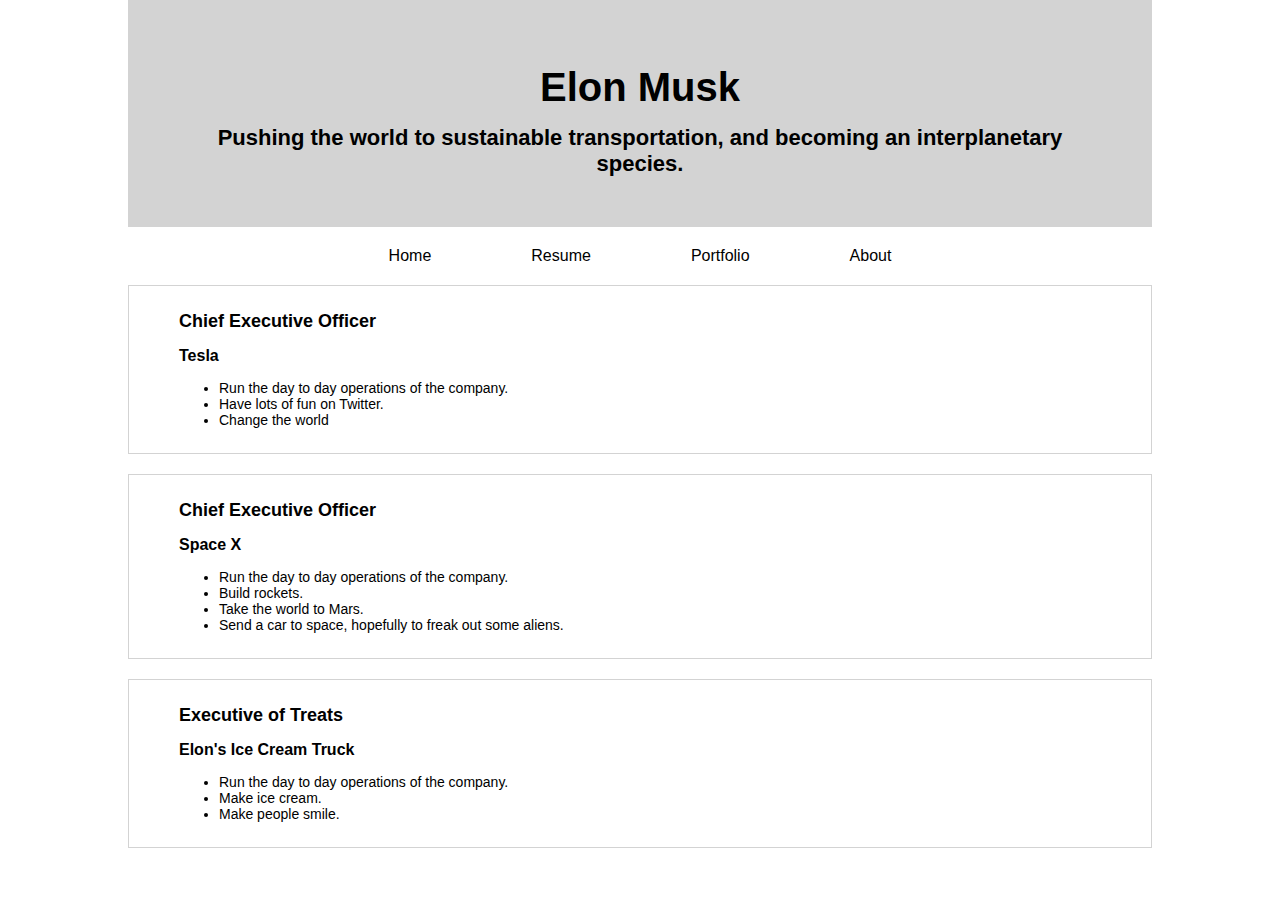
<file: page-2/index.html>
<!DOCTYPE html>
<html lang="en">

<head>
    <meta charset="UTF-8">
    <meta http-equiv="X-UA-Compatible" content="IE=edge">
    <meta name="viewport" content="width=device-width, initial-scale=1.0">
    <!-- CSS Link -->
    <link rel="stylesheet" href="./css/style.css">
    <title>PYP-DAY-01 Page-2</title>
</head>

<body>
    <div class="container">
        <header id="header">
            <h1 class="title">Elon Musk</h1>
            <p class="description">Pushing the world to sustainable transportation, and becoming an interplanetary
                species.
            </p>
        </header>
        <nav id="navbar">
            <ul>
                <li><a href="#home">Home</a></li>
                <li><a href="#resume">Resume</a></li>
                <li><a href="portfolio">Portfolio</a></li>
                <li><a href="about">About</a></li>
            </ul>
        </nav>
        <section>
            <h3 class="position">Chief Executive Officer</h3>
            <h4 class="company">Tesla</h4>
            <ul>
                <li>Run the day to day operations of the company.</li>
                <li>Have lots of fun on Twitter.</li>
                <li>Change the world</li>
            </ul>
        </section>
        <section>
            <h3 class="position">Chief Executive Officer</h3>
            <h4 class="company">Space X</h4>
            <ul>
                <li>Run the day to day operations of the company.</li>
                <li>Build rockets.</li>
                <li>Take the world to Mars.</li>
                <li>Send a car to space, hopefully to freak out some aliens.</li>
            </ul>
        </section>
        <section>
            <h3 class="position">Executive of Treats</h3>
            <h4 class="company">Elon's Ice Cream Truck</h4>
            <ul>
                <li>Run the day to day operations of the company.</li>
                <li>Make ice cream.</li>
                <li>Make people smile.</li>
            </ul>
        </section>
    </div>
</body>

</html>
</file>
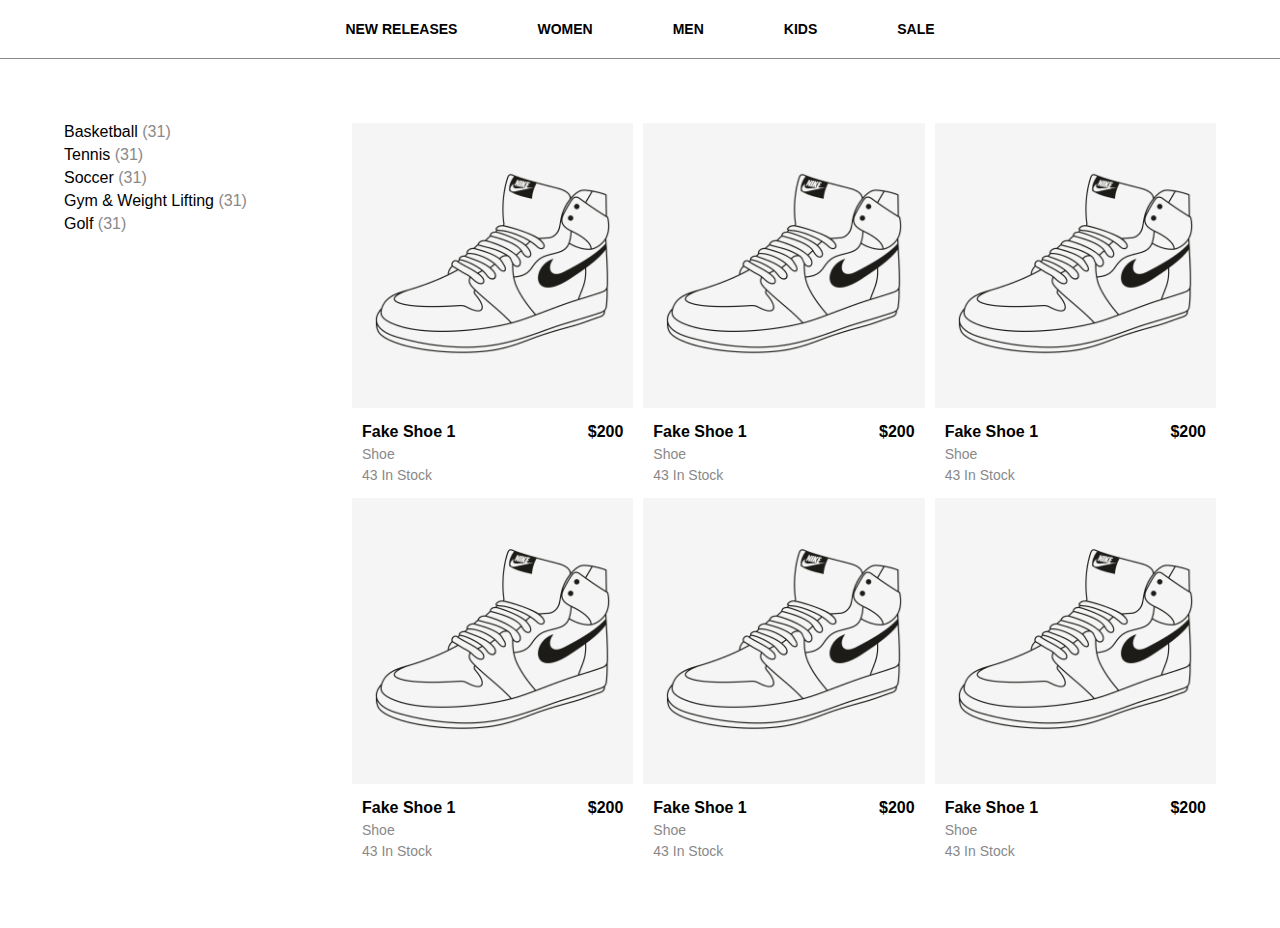
<file: page-3/index.htm>
<!DOCTYPE html>
<html lang="en">

<head>
    <meta charset="UTF-8">
    <meta http-equiv="X-UA-Compatible" content="IE=edge">
    <meta name="viewport" content="width=device-width, initial-scale=1.0">
    <!-- CSS Link -->
    <link rel="stylesheet" href="./css/style.css">
    <title>PYP-DAY-01 Page-3</title>
</head>

<body>
    <nav id="navbar">
        <ul>
            <li><a href="#">New Releases</a></li>
            <li><a href="#">Women</a></li>
            <li><a href="#">Men</a></li>
            <li><a href="#">Kids</a></li>
            <li><a href="#">Sale</a></li>
        </ul>
    </nav>
    <div class="container">
        <aside id="sports">
            <ul>
                <li><a href="#">Basketball <span class="count">(31)</span></a></li>
                <li> <a href="#">Tennis <span class="count">(31)</span></a></li>
                <li><a href="#">Soccer <span class="count">(31)</span></a></li>
                <li><a href="#">Gym & Weight Lifting <span class="count">(31)</span></a></li>
                <li><a href="#">Golf <span class="count">(31)</span></a></li>
            </ul>
        </aside>
        <section id="products">
            <div class="card">
                <div class="product-img">
                    <img src="./images/Sneaker.png" alt="product">
                </div>
                <div class="content">
                    <div class="name-and-price">
                        <p class="name">Fake Shoe 1</p>
                        <p class="price">$200</p>
                    </div>
                    <p class="product-name">Shoe</p>
                    <p class="stock">43 In Stock</p>
                </div>
            </div>
            <div class="card">
                <div class="product-img">
                    <img src="./images/Sneaker.png" alt="product">
                </div>
                <div class="content">
                    <div class="name-and-price">
                        <p class="name">Fake Shoe 1</p>
                        <p class="price">$200</p>
                    </div>
                    <p class="product-name">Shoe</p>
                    <p class="stock">43 In Stock</p>
                </div>
            </div>
            <div class="card">
                <div class="product-img">
                    <img src="./images/Sneaker.png" alt="product">
                </div>
                <div class="content">
                    <div class="name-and-price">
                        <p class="name">Fake Shoe 1</p>
                        <p class="price">$200</p>
                    </div>
                    <p class="product-name">Shoe</p>
                    <p class="stock">43 In Stock</p>
                </div>
            </div>
            <div class="card">
                <div class="product-img">
                    <img src="./images/Sneaker.png" alt="product">
                </div>
                <div class="content">
                    <div class="name-and-price">
                        <p class="name">Fake Shoe 1</p>
                        <p class="price">$200</p>
                    </div>
                    <p class="product-name">Shoe</p>
                    <p class="stock">43 In Stock</p>
                </div>
            </div>
            <div class="card">
                <div class="product-img">
                    <img src="./images/Sneaker.png" alt="product">
                </div>
                <div class="content">
                    <div class="name-and-price">
                        <p class="name">Fake Shoe 1</p>
                        <p class="price">$200</p>
                    </div>
                    <p class="product-name">Shoe</p>
                    <p class="stock">43 In Stock</p>
                </div>
            </div>
            <div class="card">
                <div class="product-img">
                    <img src="./images/Sneaker.png" alt="product">
                </div>
                <div class="content">
                    <div class="name-and-price">
                        <p class="name">Fake Shoe 1</p>
                        <p class="price">$200</p>
                    </div>
                    <p class="product-name">Shoe</p>
                    <p class="stock">43 In Stock</p>
                </div>
            </div>

        </section>
    </div>
</body>

</html>
</file>
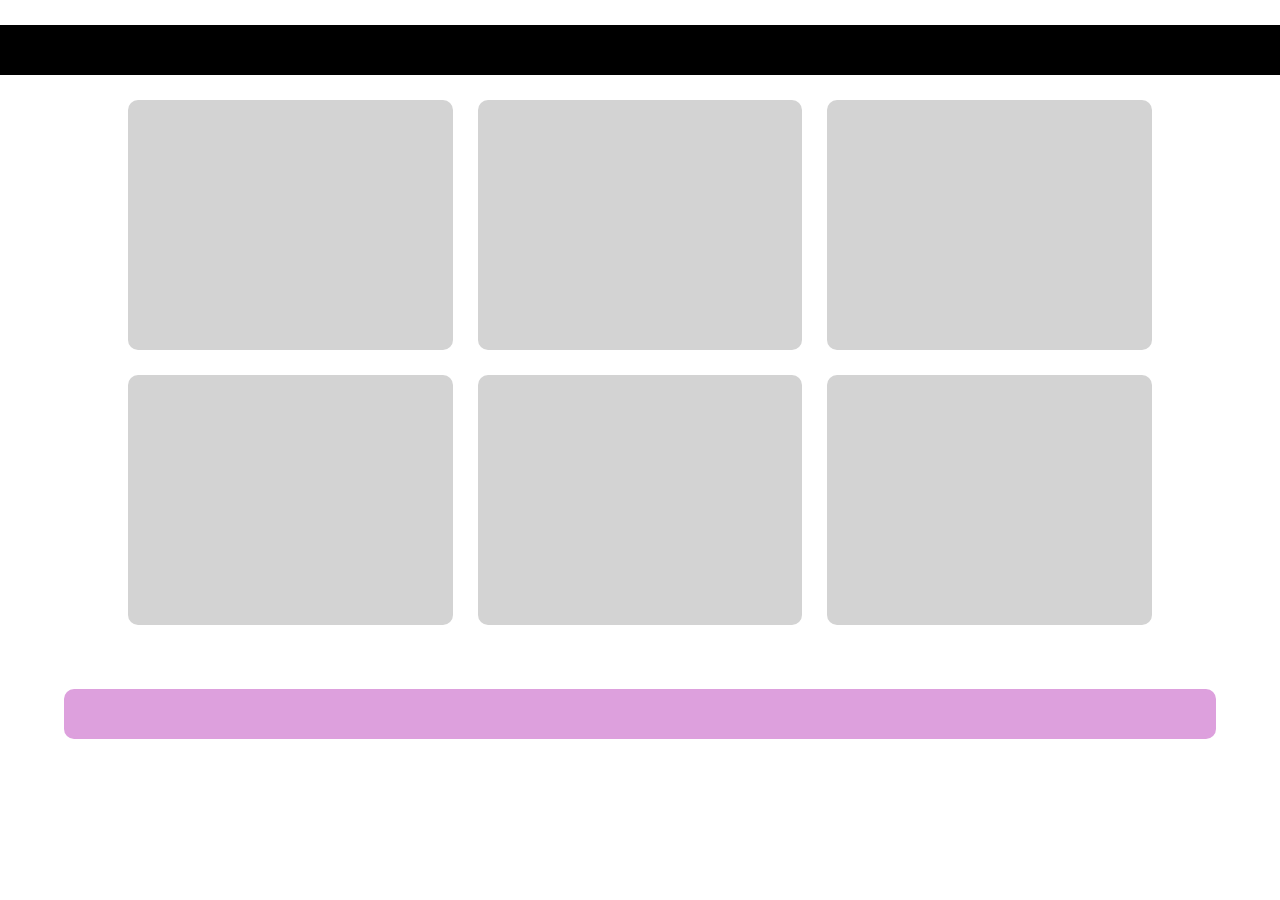
<file: page-1/page-1.html>
<!DOCTYPE html>
<html lang="en">

<head>
    <meta charset="UTF-8">
    <meta http-equiv="X-UA-Compatible" content="IE=edge">
    <meta name="viewport" content="width=device-width, initial-scale=1.0">
    <!-- CSS Link -->
    <link rel="stylesheet" href="./css/style.css">
    <title>PYP-DAY-01 Page-1</title>
</head>

<body>
    <header></header>
    <section>
        <div class="box"></div>
        <div class="box"></div>
        <div class="box"></div>
        <div class="box"></div>
        <div class="box"></div>
        <div class="box"></div>
    </section>
    <footer></footer>
</body>

</html>
</file>
<file: page-2/css/style.css>
* {
  margin: 0;
  padding: 0;
  border: 0;
  box-sizing: border-box;
  text-decoration: none;
  font-family: "Raleway", Arial, Helvetica, sans-serif;
}

.container {
  padding: 0 10%;
}
.container #header {
  background: #d3d3d3;
  text-align: center;
  padding: 25px;
}
.container #header .title {
  margin: 15px 0;
  font-size: 30px;
}
.container #header .description {
  font-size: 15px;
  font-weight: 700;
}
.container #navbar ul {
  display: flex;
  justify-content: center;
}
.container #navbar ul li {
  margin: 15px 18px;
  list-style: none;
}
.container #navbar ul li a {
  color: #000;
  font-size: 14px;
}
.container #navbar ul li a:hover {
  text-decoration: underline;
}
.container section {
  border: 1px solid #d3d3d3;
  padding: 20px 25px;
  margin-bottom: 15px;
}
.container section .position {
  font-size: 16px;
}
.container section .company {
  margin: 15px 0;
  font-size: 16px;
}
.container section ul {
  margin-left: 25px;
}
.container section ul li {
  font-size: 14px;
}
@media (min-width: 768px) {
  .container #header {
    padding: 50px;
  }
  .container #header .title {
    font-size: 40px;
  }
  .container #header .description {
    font-size: 22px;
  }
  .container #navbar ul li {
    margin: 20px 50px;
  }
  .container #navbar ul li a {
    font-size: 16px;
  }
  .container section {
    border: 1px solid #d3d3d3;
    padding: 25px 50px;
    margin-bottom: 20px;
  }
  .container section .position {
    font-size: 18px;
  }
  .container section .company {
    margin: 15px 0;
    font-size: 16px;
  }
  .container section ul {
    margin-left: 40px;
  }
  .container section ul li {
    font-size: 14px;
  }
}

/*# sourceMappingURL=style.css.map */
</file>
<file: page-3/css/style.css>
* {
  margin: 0;
  padding: 0;
  border: 0;
  box-sizing: border-box;
  text-decoration: none;
  list-style: none;
  font-family: "Raleway", Arial, Helvetica, sans-serif;
}

#navbar {
  padding: 20px;
  border-bottom: 1px solid #898989;
}
#navbar ul {
  display: flex;
  justify-content: center;
}
#navbar ul li {
  margin: 0 10px;
}
#navbar ul li a {
  color: #000;
  font-weight: 700;
  font-size: 14px;
  text-transform: uppercase;
}
#navbar ul li a:hover {
  text-decoration: underline;
}

.container {
  padding: 5%;
  display: flex;
  flex-direction: column;
}
.container #sports {
  width: 100%;
  margin-bottom: 10px;
  text-align: center;
}
.container #sports ul li {
  margin-bottom: 5px;
}
.container #sports ul li a {
  color: #000;
}
.container #sports ul li a:hover {
  text-decoration: underline;
}
.container #sports ul li a .count {
  color: #898989;
}
.container #products {
  width: 100%;
  display: grid;
  grid-template-rows: repeat(3);
  grid-template-columns: repeat(2, 1fr);
  grid-gap: 10px;
}
.container #products .card {
  border-radius: 5px;
}
.container #products .card .product-img {
  background: #f5f5f5;
  padding: 20px;
}
.container #products .card .product-img img {
  width: 100%;
}
.container #products .card .content {
  padding: 0 10px;
}
.container #products .card .content .name-and-price {
  display: flex;
  justify-content: space-between;
  margin-top: 15px;
}
.container #products .card .content .name-and-price .name,
.container #products .card .content .name-and-price .price {
  font-size: 16px;
  font-weight: 700;
}
.container #products .card .content .product-name,
.container #products .card .content .stock {
  color: #898989;
  font-size: 14px;
  margin: 5px 0;
}
.container #products .card:hover {
  cursor: pointer;
  opacity: 0.8;
}

@media (min-width: 768px) {
  #navbar ul li {
    margin: 0 40px;
  }
  #navbar ul li a {
    text-transform: uppercase;
  }
  .container {
    flex-direction: row;
  }
  .container #sports {
    width: 25%;
    text-align: left;
  }
  .container #products {
    width: 75%;
    display: grid;
    grid-template-rows: repeat(2);
    grid-template-columns: repeat(3, 1fr);
    grid-gap: 10px;
  }
  .container #products .card {
    border-radius: 5px;
  }
  .container #products .card .product-img {
    background: #f5f5f5;
    padding: 20px;
  }
  .container #products .card .product-img img {
    width: 100%;
  }
}

/*# sourceMappingURL=style.css.map */
</file>
<file: page-1/css/style.css>
* {
  margin: 0;
  padding: 0;
  border: 0;
  box-sizing: border-box;
  text-decoration: none;
  list-style: none;
}

header {
  background: #000;
  margin: 25px 0;
  width: 100%;
  height: 50px;
}

section {
  padding: 0 10%;
  display: grid;
  grid-template-rows: repeat(6, 150px);
  grid-template-columns: repeat(1, 1fr);
  grid-gap: 25px;
}
section .box {
  background: #d3d3d3;
  border-radius: 10px;
}

footer {
  height: 50px;
  margin: 5%;
  border-radius: 10px;
  background: #dda0dd;
}

@media (min-width: 600px) {
  section {
    grid-template-rows: repeat(3, 200px);
    grid-template-columns: repeat(2, 1fr);
  }
}
@media (min-width: 768px) {
  section {
    grid-template-rows: repeat(2, 250px);
    grid-template-columns: repeat(3, 1fr);
  }
}

/*# sourceMappingURL=style.css.map */
</file>
